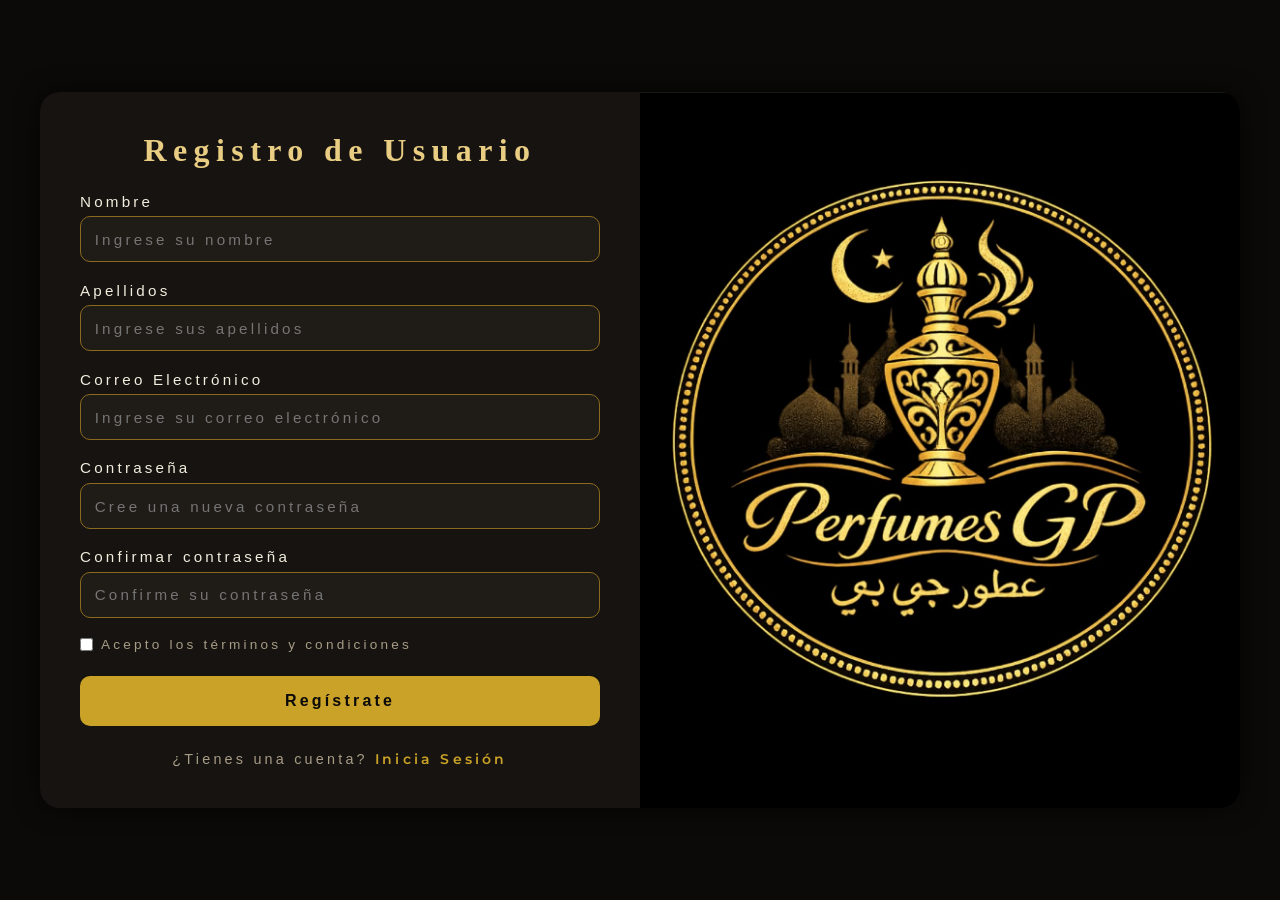
<file: index.html>
<!DOCTYPE html>
<html lang="en">
<head>
    <meta charset="UTF-8">
    <meta name="viewport" content="width=device-width, initial-scale=1.0">
    <link rel="stylesheet" href="css/styleindex.css">
    <link rel="shortcut icon" href="img/logo_perfumes.png" type="image/x-icon">
    <title>Registro Perfumes GP</title>
</head>
<body>
    <main class="main-container xs_12 s_12 m_12 l_12 xl_12">
        <section class="formulario xs_12 s_12 m_12 l_6 xl_6">
            <header class="titulo">
                <h1>Registro de Usuario</h1>
            </header>
                
            <form action="home.html" method="get" class="register">
                <fieldset class="datos">
                    <label for="Nombre">Nombre</label>
                    <input class="itext xs_12 s_12 m_12 l_12 xl_12" id="Nombre" type="text" placeholder="Ingrese su nombre">

                    <label for="apellido">Apellidos</label>
                    <input class="itext xs_12 s_12 m_12 l_12 xl_12" id="apellido" type="text" placeholder="Ingrese sus apellidos">

                    <label for="Gmail">Correo Electrónico</label>
                    <input class="itext xs_12 s_12 m_12 l_12 xl_12" id="Gmail" type="email" placeholder="Ingrese su correo electrónico">

                    <label for="Pass">Contraseña</label>
                    <input class="itext xs_12 s_12 m_12 l_12 xl_12" id="Pass" type="password" placeholder="Cree una nueva contraseña">
                    <label for="confirm">Confirmar contraseña</label>
                    <input class = "itext xs_12 s_12 m_12 l_12" id="confirm" type="password" placeholder="Confirme su contraseña">
                </fieldset>

                <section class="terminos">
                    <input type="checkbox" id="check-term">
                    <label for="check-term" class="textterm">Acepto los términos y condiciones</label>
                </section> 

                <section class="registroB">
                        <input class="boton_registro xs_12 s_12 m_12 l_12 xl_12" type="submit" value="Regístrate">
                </section>
            </form>
                
            <section class="redireccionLogin">
                <p>¿Tienes una cuenta? <a href="login.html">Inicia Sesión</a></p>
            </section>
        </section>

        <article class="image l_6 xl_6">
           
        </article>
    </main>
</body> 
</html>
</file>
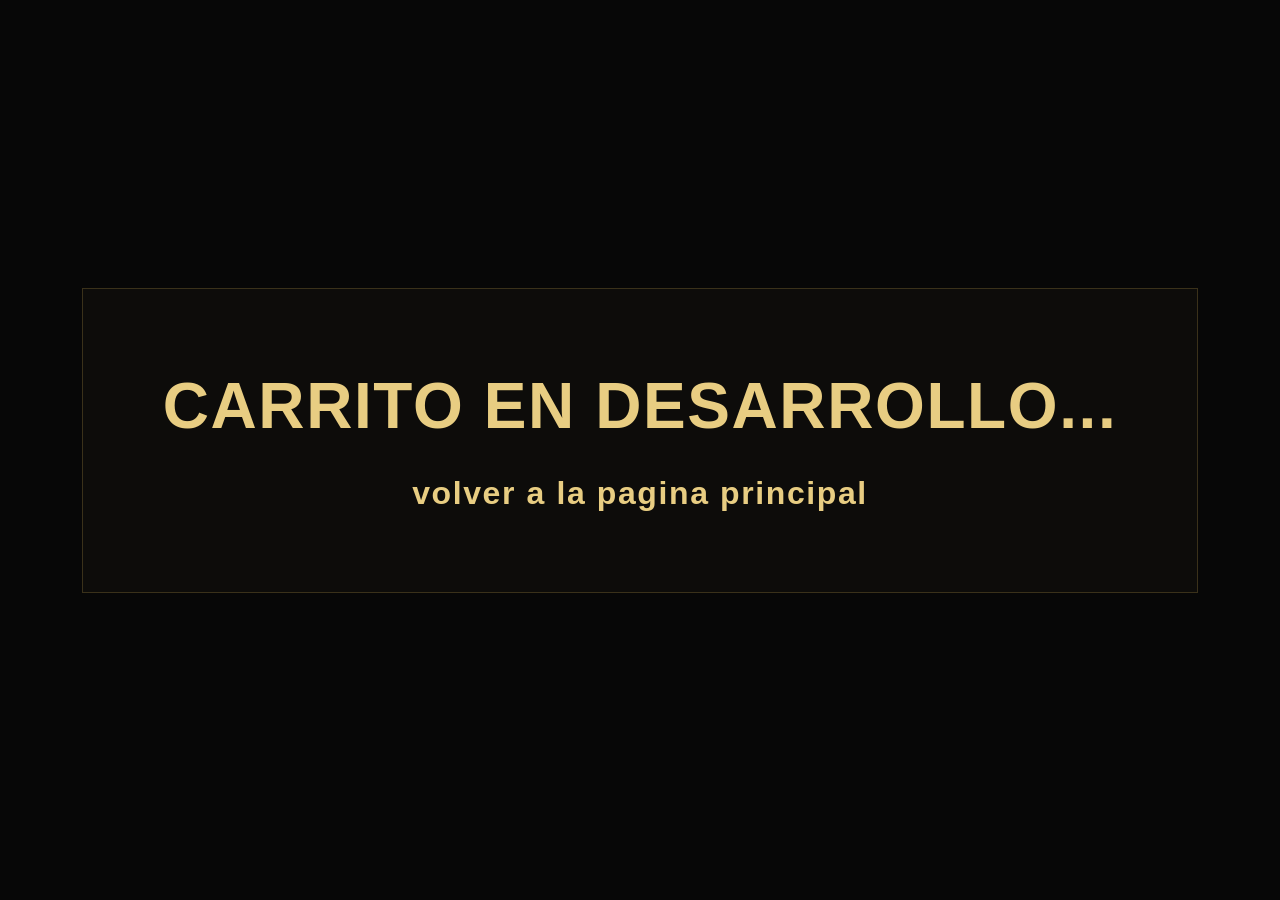
<file: carrito.html>
<!DOCTYPE html>
<html lang="en">
<head>
    <meta charset="UTF-8">
    <meta name="viewport" content="width=device-width, initial-scale=1.0">
    <link rel="stylesheet" href="css/carritostyle.css">
     <link rel="shortcut icon" href="img/logo_perfumes.png" type="image/x-icon">
    <title>Tu carrito</title>
</head>
<body>
    <h1>CARRITO EN DESARROLLO...
         <a href="home.html">volver a la pagina principal</a>
    </h1>
   
</body>
</html>
</file>
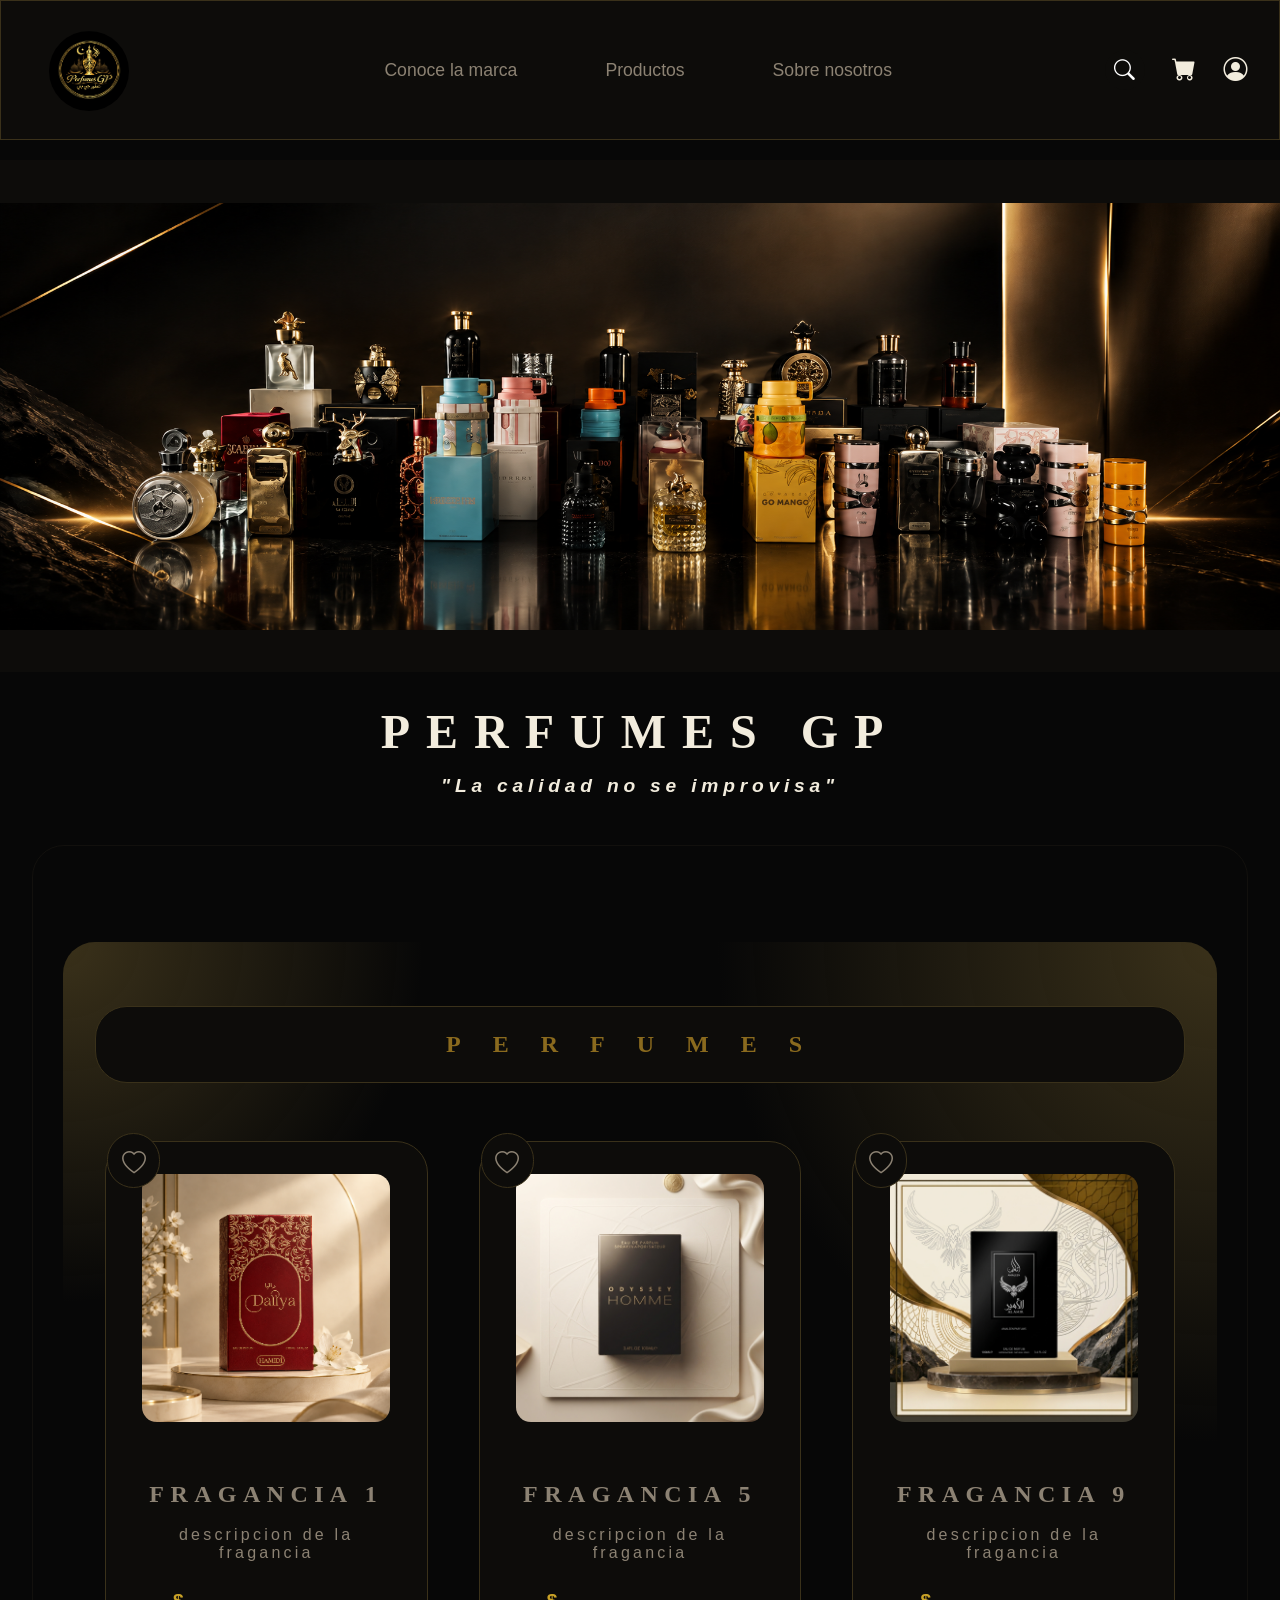
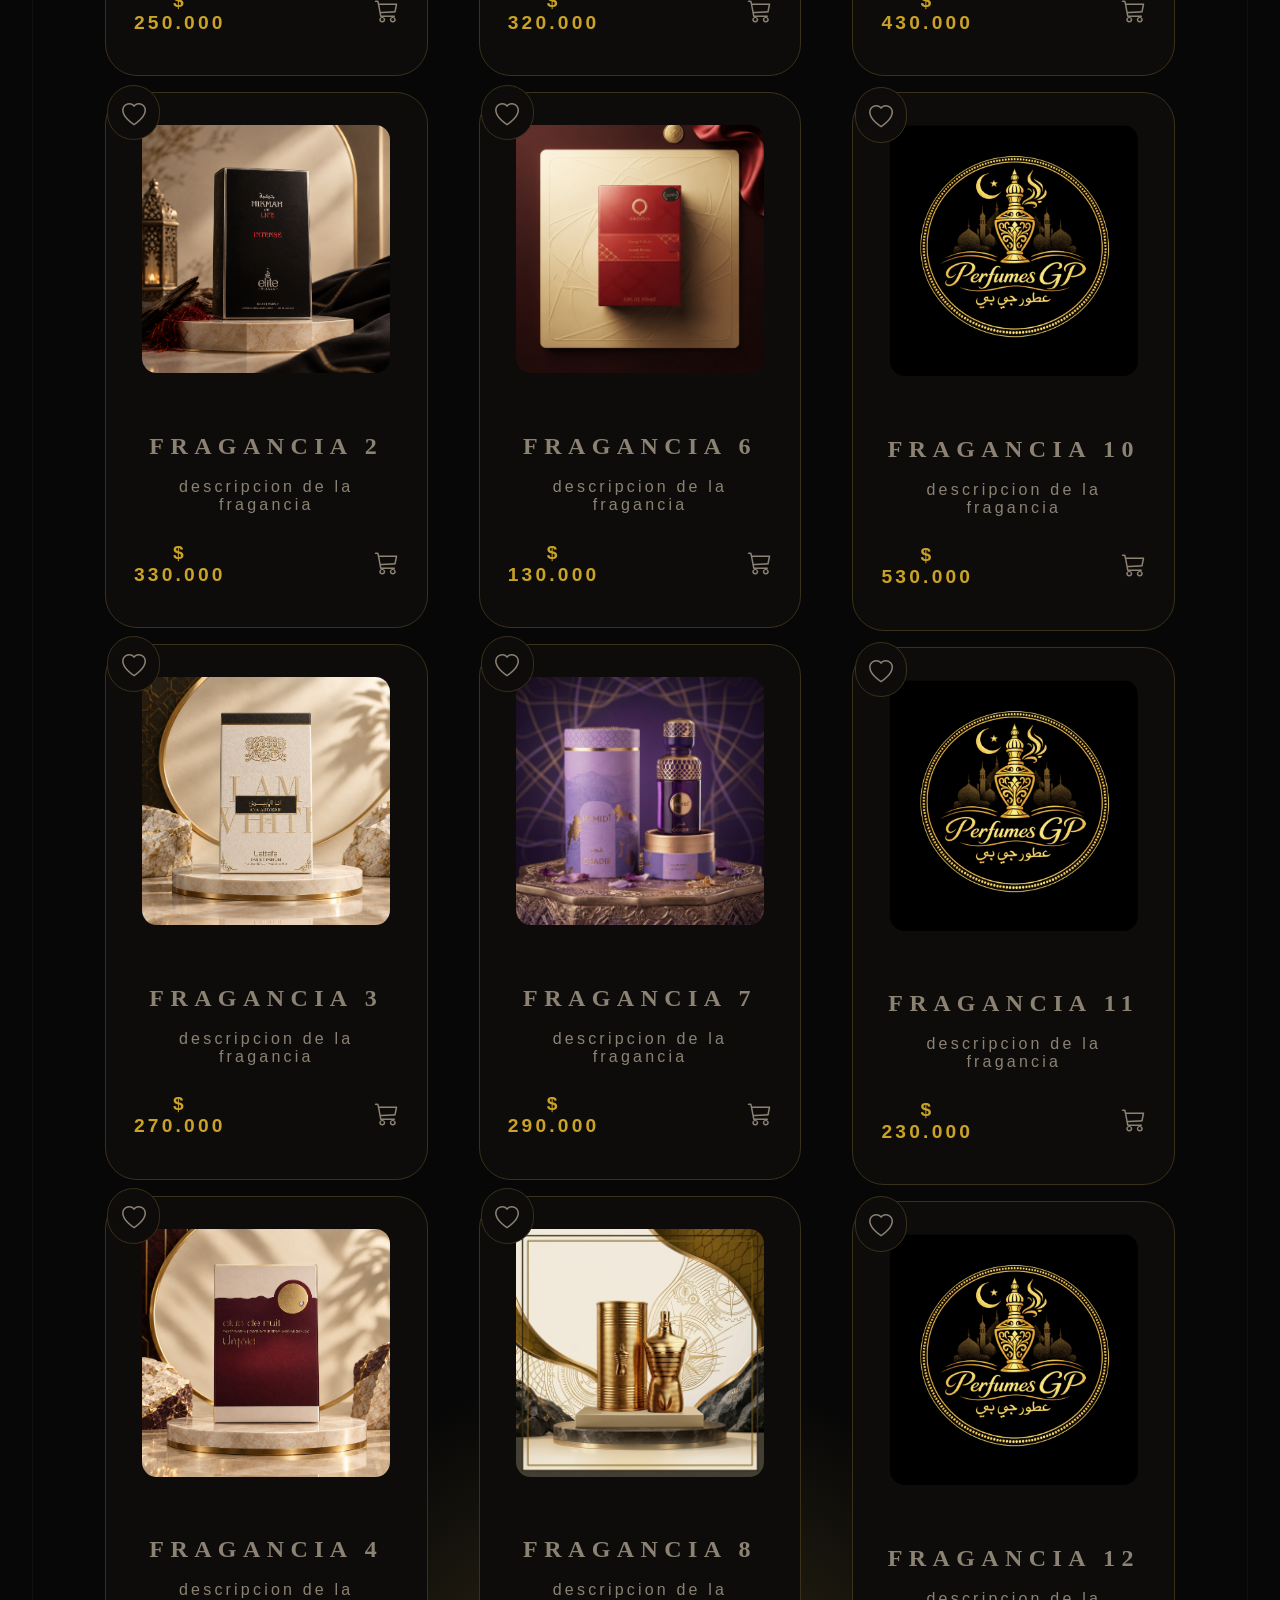
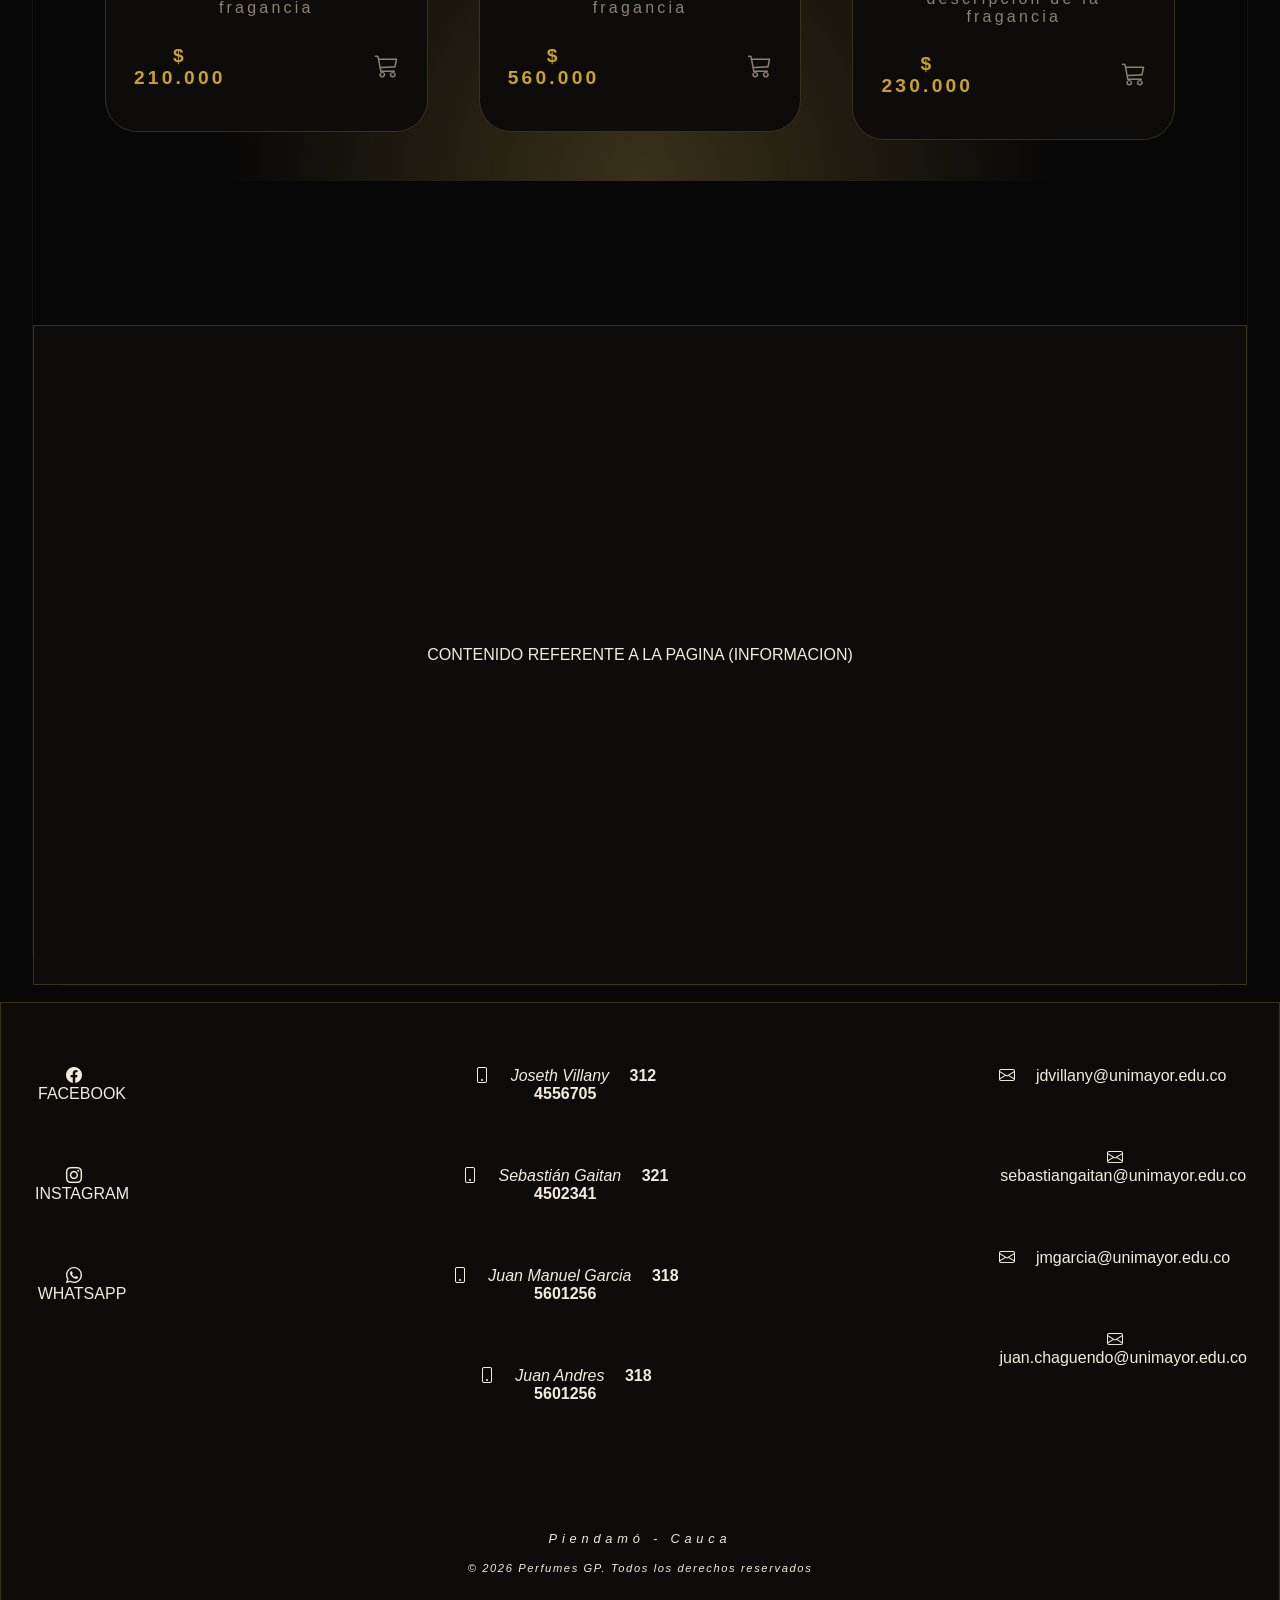
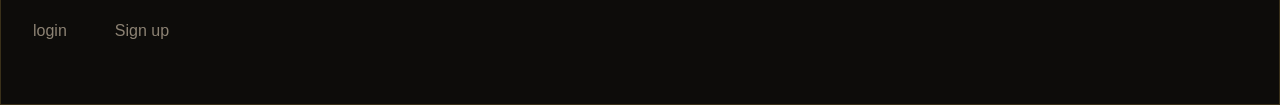
<file: home.html>
<!DOCTYPE html>
<html lang="en">
<head>
    <meta charset="UTF-8">
    <meta name="viewport" content="width=device-width, initial-scale=1.0">
    <link rel="stylesheet" href="css/homestyle.css">
    <link rel="preload" href="img/logo_perfumes2.png" as="image">
    <link rel="stylesheet" href="https://cdnjs.cloudflare.com/ajax/libs/font-awesome/6.4.0/css/all.min.css">
    <link rel="stylesheet" href="https://cdn.jsdelivr.net/npm/bootstrap-icons@1.11.3/font/bootstrap-icons.min.css">
    <link rel="shortcut icon" href="img/logo_perfumes.png" type="image/x-icon">
    <title>PEFUMES GP HOME</title>
</head>
<body>
    <header>    
        <!-- Agrupación semántica para mantener el círculo y el logo juntos a la izquierda -->
        <section class="brand_container">
            <section class="logo">
                <a href="#">
                    <img src="img/logo_perfumes.png" alt="logo marca ">
                </a>
            </section>
            <article class="circulo">
                <!-- ENSAYO CIRCULO GIRANDO -->
                 <!--  -->
            </article>
        </section>

        <nav class="navegacion">
            <ul class="lista_nav">
                <li>
                    <a href="#inf">Conoce la marca</a>
                </li>
                <li>
                    <a href="#tus_perfumes">Productos</a>
                </li>
                <li> 
                    <a href="#contactos">Sobre nosotros</a>
                </li>
            </ul>
        </nav>
        <section class="thirty_section">
            <form class="search-form" role="search">
                <input type="search" class="search-input" placeholder="Encuentra tu perfume..." aria-label="Buscar en el sitio">
                <button type="button" class="search-btn" aria-label="Abrir barra de búsqueda">
                    <i class="bi bi-search"></i>
                </button>
            </form>
            <article class="carrito">
                <a href="carrito.html">
                    <i class="bi bi-cart-fill"></i>
                </a>
            </article>
            <article class="perfil">
                <a href="perfil.html">
                    <i class="bi bi-person-circle"></i>
                </a>
                
            </article>
        </section>      
    </header>
    <section class="fondo">
        <!-- <img src="../img/logo_perfumes2.png" alt=""> -->
            <!-- AQUI VA EL FONDO CON LAS LOCIONES -->
    </section>
    <aside class="tittle">
        <h1>PERFUMES GP</h1>
        <i><h5>"La calidad no se improvisa"</h5></i>
    </aside>
    <section id="tus_perfumes">
        <!-- SECCION IDENTIFICADORA PARA EL ENLACE DE LA PESTAÑA: "PRODUCTOS" -->
    </section>

    
    <main>   
        <section  class="contenido">
            <aside class="categorias">
                <h2>PERFUMES</h2>
            </aside>
            <section class="first_column">
                <article>
                    <img src="img/perfume1.png" alt="">
                     <section class="favoritos">
                        <i class="bi bi-heart"></i>
                    </section>
                    <h2><b></b>FRAGANCIA 1</h2><br>
                    <p>descripcion de la fragancia</p><br>
                    <section class="precio">
                        <p><b>$ 250.000</b></p>
                        <a href="#" class="icono-carrito" aria-label="Carrito de compras">
                             <i class="bi bi-cart3"></i>
                        </a>
                    </section>
                </article>
                <article>
                    <img src="img/perfume2.png" alt="">
                     <section class="favoritos">
                        <i class="bi bi-heart"></i>
                    </section>
                    <h2>FRAGANCIA 2</h2><br>
                    <p>descripcion de la fragancia</p><br>
                    <section class="precio">
                        <p><b>$ 330.000</b></p>
                        <a href="#" class="icono-carrito" aria-label="Carrito de compras">
                             <i class="bi bi-cart3"></i>
                        </a>
                    </section>
                </article>
                <article>
                    <img src="img/perfume3.png" alt="">
                     <section class="favoritos">
                        <i class="bi bi-heart"></i>
                    </section>
                    <h2>FRAGANCIA 3</h2><br>
                    <p>descripcion de la fragancia</p><br>
                    <section class="precio">
                        <p><b>$ 270.000</b></p>
                        <a href="#" class="icono-carrito" aria-label="Carrito de compras">
                             <i class="bi bi-cart3"></i>
                        </a>
                    </section>
                </article>
                <article>
                    <img src="img/perfume4.png" alt="">
                     <section class="favoritos">
                        <i class="bi bi-heart"></i>
                    </section>
                    <h2>FRAGANCIA 4</h2><br>
                    <p>descripcion de la fragancia</p><br>
                    <section class="precio">
                        <p><b>$ 210.000</b></p>
                        <a href="#" class="icono-carrito" aria-label="Carrito de compras">
                             <i class="bi bi-cart3"></i>
                        </a>
                    </section>
                </article>
            </section>

            <section class="second_column">
                <article>
                    <img src="img/perfume5.jpg" alt="">
                     <section class="favoritos">
                        <i class="bi bi-heart"></i>
                    </section>
                    <h2>FRAGANCIA 5</h2><br>
                    <p>descripcion de la fragancia</p><br>
                    <section class="precio">
                        <p><b>$ 320.000</b></p>
                        <a href="#" class="icono-carrito" aria-label="Carrito de compras">
                             <i class="bi bi-cart3"></i>
                        </a>
                    </section>
                </article>

                <article>
                    <img src="img/perfume6.jpg" alt="">
                     <section class="favoritos">
                        <i class="bi bi-heart"></i>
                    </section>
                    <h2>FRAGANCIA 6</h2><br>
                    <p>descripcion de la fragancia</p><br>
                    <section class="precio">
                        <p><b>$ 130.000</b></p>
                        <a href="#" class="icono-carrito" aria-label="Carrito de compras">
                             <i class="bi bi-cart3"></i>
                        </a>
                    </section>
                </article>

                <article>
                    <img src="img/perfume7.png" alt="">
                     <section class="favoritos">
                        <i class="bi bi-heart"></i>
                    </section>
                    <h2>FRAGANCIA 7</h2><br>
                    <p>descripcion de la fragancia</p><br>
                   <section class="precio">
                        <p><b>$ 290.000</b></p>
                        <a href="#" class="icono-carrito" aria-label="Carrito de compras">
                             <i class="bi bi-cart3"></i>
                        </a>
                    </section>
                </article>

                <article>
                    <img src="img/perfume8.png" alt="">
                     <section class="favoritos">
                        <i class="bi bi-heart"></i>
                    </section>
                    <h2>FRAGANCIA 8</h2><br>
                    <p>descripcion de la fragancia</p><br>
                    <section class="precio">
                        <p><b>$ 560.000</b></p>
                        <a href="#" class="icono-carrito" aria-label="Carrito de compras">
                             <i class="bi bi-cart3"></i>
                        </a>
                    </section>
                </article>

            </section>
            <section class="thirty_column">
                <article>
                    <img src="img/perfume9.jpg" alt="">
                     <section class="favoritos">
                        <i class="bi bi-heart"></i>
                    </section>
                    <h2>FRAGANCIA 9</h2><br>
                    <p>descripcion de la fragancia</p><br>
                    <section class="precio">
                        <p><b>$ 430.000</b></p>
                        <a href="#" class="icono-carrito" aria-label="Carrito de compras">
                             <i class="bi bi-cart3"></i>
                        </a>
                    </section>
                </article>
                <article>
                    <img src="img/logo_perfumes.png" alt="">
                     <section class="favoritos">
                        <i class="bi bi-heart"></i>
                    </section>
                    <h2>FRAGANCIA 10</h2><br>
                    <p>descripcion de la fragancia</p><br>
                    <section class="precio">
                        <p><b>$ 530.000</b></p>
                        <a href="#" class="icono-carrito" aria-label="Carrito de compras">
                             <i class="bi bi-cart3"></i>
                        </a>
                    </section>
                </article>
                <article>
                    <img src="img/logo_perfumes.png" alt="">
                    <section class="favoritos">
                        <i class="bi bi-heart"></i>
                    </section>
                    <h2>FRAGANCIA 11</h2><br>
                    <p>descripcion de la fragancia</p><br>
                    <section class="precio">
                        <p><b>$ 230.000</b></p>
                        <a href="#" class="icono-carrito" aria-label="Carrito de compras">
                             <i class="bi bi-cart3"></i>
                        </a>
                    </section>
                </article>
                <article>
                    <img src="img/logo_perfumes.png" alt="">
                     <section class="favoritos">
                        <i class="bi bi-heart"></i>
                    </section>
                    <h2>FRAGANCIA 12</h2><br>
                    <p>descripcion de la fragancia</p><br>
                    <section class="precio">
                        <p><b>$ 230.000</b></p>
                        <a href="#" class="icono-carrito" aria-label="Carrito de compras">
                             <i class="bi bi-cart3"></i>
                        </a>
                    </section>
                </article>
            </section>
        </section>
        <aside id="inf">
            <!-- ARTICULO PARA REFERENCIAR EL ANCOR DE LA PARTE DE NAVEGACION -->
        </aside>
        <section class="info">
            CONTENIDO REFERENTE A LA PAGINA (INFORMACION)
        </section>
    </main>
    <footer id="contactos">
       <section class="main-footer">
            <section class="redes">
                <ul>
                    <li class="red1"><i class="bi bi-facebook"></i> FACEBOOK</li>
                    <li class="red2">
                        <i class="bi bi-instagram"></i>INSTAGRAM</li>
                    <li class="red3"><i class="bi bi-whatsapp"></i> WHATSAPP</li>
                </ul>
            </section>
            <section class="num">
                <ul>
                    <li>
                        <i class="bi bi-phone"></i>
                        <i>Joseth Villany</i> <b>312 4556705</b>  
                    </li>
                    <li>
                        <i class="bi bi-phone"></i>
                        <i>Sebastián Gaitan</i> <b>321 4502341</b>
                    </li>
                    <li>
                        <i class="bi bi-phone"></i>
                        <i>Juan Manuel Garcia</i> <b>318 5601256</b>
                    </li>
                    <li>
                        <i class="bi bi-phone"></i>
                        <i>Juan Andres</i> <b>318 5601256</b>
                    </li>
                </ul>
            </section>
            <section class="direccion">
                <ul>
                    <li>
                       <i class="bi bi-envelope"></i>
                        jdvillany@unimayor.edu.co
                    </li>
                    <li>
                        <i class="bi bi-envelope"></i>
                        sebastiangaitan@unimayor.edu.co
                    </li>
                    <li>
                        <i class="bi bi-envelope"></i>
                        jmgarcia@unimayor.edu.co
                    </li>
                    <li>
                        <i class="bi bi-envelope"></i>
                        juan.chaguendo@unimayor.edu.co
                    </li>
                </ul>
            </section>
       </section>
       <aside class="residencia">
            <p><i>Piendamó - Cauca</i></p>
       </aside>
       <aside class="derechos">
            <p><i>© 2026 Perfumes GP. Todos los derechos reservados</i></p>
       </aside>
       
       <section class="comeback-links">
            <section class="comeback-login">
                <a href="login.html">login</a>
            </section>
            <section class="comeback-sign-up">
                <a href="index.html">Sign up</a>
            </section>
       </section>
    </footer>
    <script src="js/actions.js"></script>
</body>
</html>
</file>
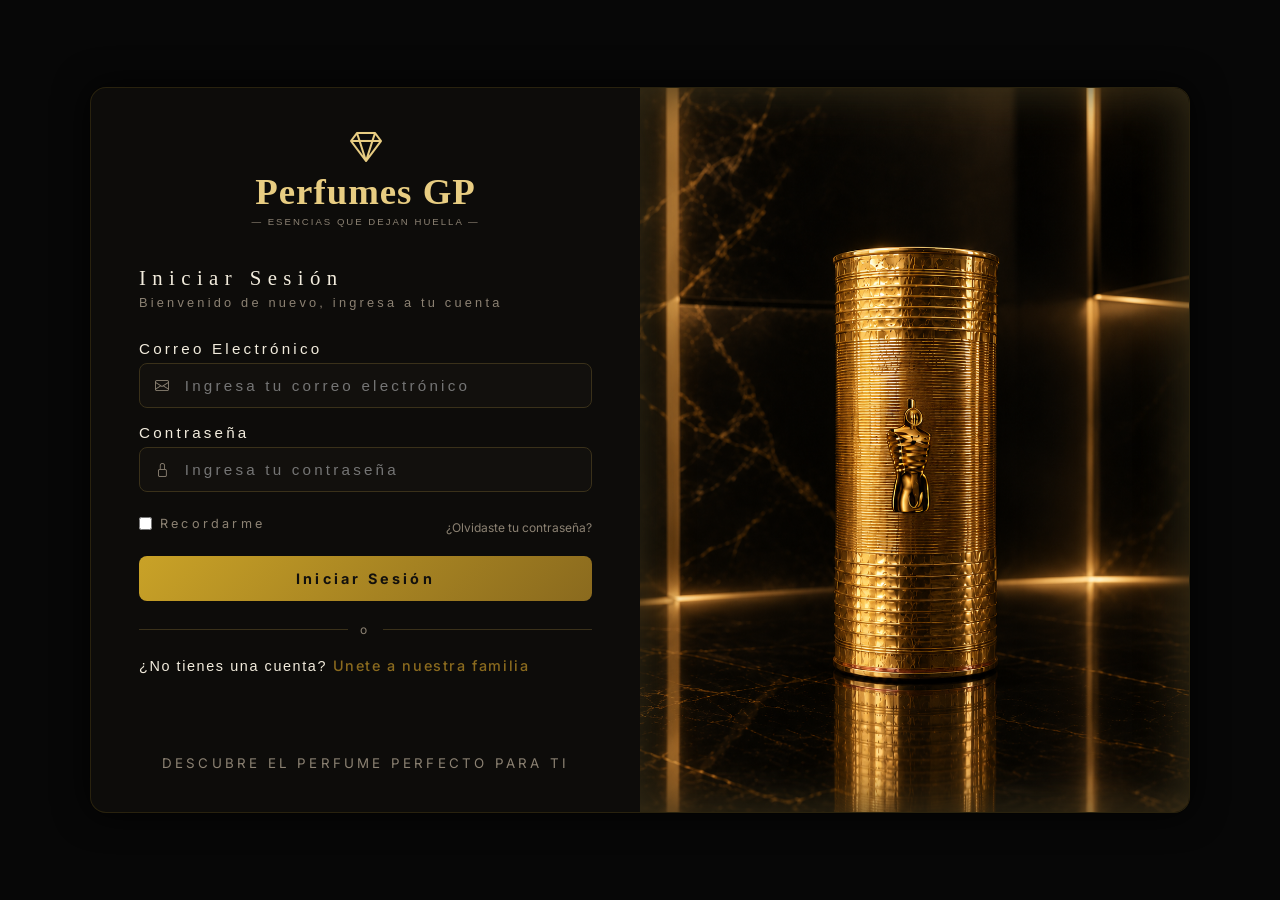
<file: login.html>
<!DOCTYPE html>
<html lang="es">
<head>
    <meta charset="UTF-8">
    <meta name="viewport" content="width=device-width, initial-scale=1.0">
    <!-- CDN de Bootstrap Icons -->
    <link rel="stylesheet" href="https://cdn.jsdelivr.net/npm/bootstrap-icons@1.11.3/font/bootstrap-icons.min.css">
    <link rel="stylesheet" href="css/loginstyle.css">
    <link rel="shortcut icon" href="img/logo_perfumes.png" type="image/x-icon">
    <link rel="preconnect" href="https://fonts.googleapis.com">
    <link rel="preconnect" href="https://fonts.gstatic.com" crossorigin>
    <link href="https://fonts.googleapis.com/css2?family=Cinzel:wght@400;600;700&family=Inter:wght@300;400;500&display=swap" rel="stylesheet">
    <title>Inicio de Sesión - Perfumes GP</title>
</head>
<body>

    <main class="main-container">
        
        <article class="formulario xs_12 m_6 l_6 xl_6">
            
            <header class="logotipo">
                <!-- Icono de corona / gemas -->
                <i class="bi bi-gem logo-icon" aria-hidden="true"></i>
                <h1>Perfumes GP</h1>
                <p class="slogan">— ESENCIAS QUE DEJAN HUELLA —</p>
            </header>

            <section class="header-login">
                <h2>Iniciar Sesión</h2>
                <p>Bienvenido de nuevo, ingresa a tu cuenta</p>
            </section>

            <form action="" class="login-form">
                
                <fieldset class="datos">
                    <legend class="sr-only">Datos de acceso</legend>

                    <p class="field-group">
                        <label for="gmail">Correo Electrónico</label>
                        <label class="input-container">
                            <!-- Icono de sobre/correo -->
                            <i class="bi bi-envelope input-icon" aria-hidden="true"></i>
                            <input class="itext xs_12" id="gmail" name="email" type="email" placeholder="Ingresa tu correo electrónico" required autocomplete="email">
                        </label>
                    </p>

                    <p class="field-group">
                        <label for="pass">Contraseña</label>
                        <label class="input-container">
                            <i class="bi bi-lock input-icon" aria-hidden="true"></i>
                            <input class="itext xs_12" id="pass" name="password" type="password" placeholder="Ingresa tu contraseña" required autocomplete="current-password">
                        </label>
                    </p>
                </fieldset>

                <section class="opciones-login">
                    <label class="recordar">
                        <input type="checkbox" id="check-term" name="remember">
                        <small class="textterm">Recordarme</small>
                    </label>
                    <a href="recuperacion.html" class="olvido-pass"><small>¿Olvidaste tu contraseña?</small></a>
                </section>

                <p class="loginBoton">
                    <a class="boton_inicio xs_12" href="home.html">Iniciar Sesión</a>
                </p>

                <p class="divider" role="separator">
                    <small>o</small>
                </p>

                <section class="redireccionRegistro">
                    <p>¿No tienes una cuenta? <a href="index.html">Unete a nuestra familia</a></p>
                </section>

                <footer>
                    <p class="footer-note"><small>DESCUBRE EL PERFUME PERFECTO PARA TI</small></p>
                </footer>
            </form>

        </article>

        <aside class="imagen-destacada xs_12 m_6 l_6 xl_6" aria-label="Imagen promocional de producto"></aside>

    </main>

</body>
</html>
</file>
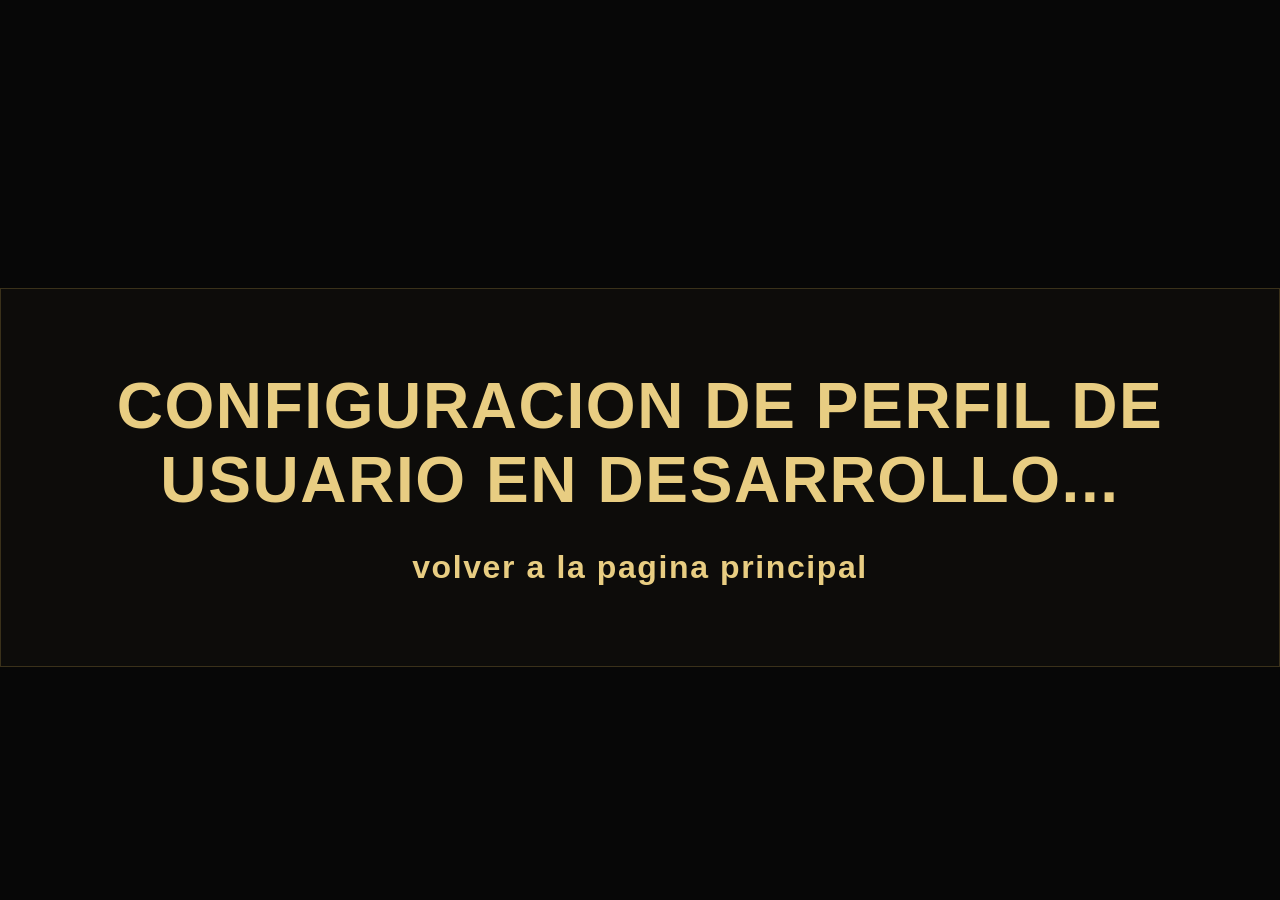
<file: perfil.html>
<!DOCTYPE html>
<html lang="en">
<head>
    <meta charset="UTF-8">
    <meta name="viewport" content="width=device-width, initial-scale=1.0">
    <link rel="stylesheet" href="css/carritostyle.css">
     <link rel="shortcut icon" href="img/logo_perfumes.png" type="image/x-icon">
    <title>profile user</title>
</head>
<body>
    <h1>CONFIGURACION DE PERFIL DE USUARIO EN DESARROLLO...
         <a href="home.html">volver a la pagina principal</a>
    </h1>
   
</body>
</html>
</file>
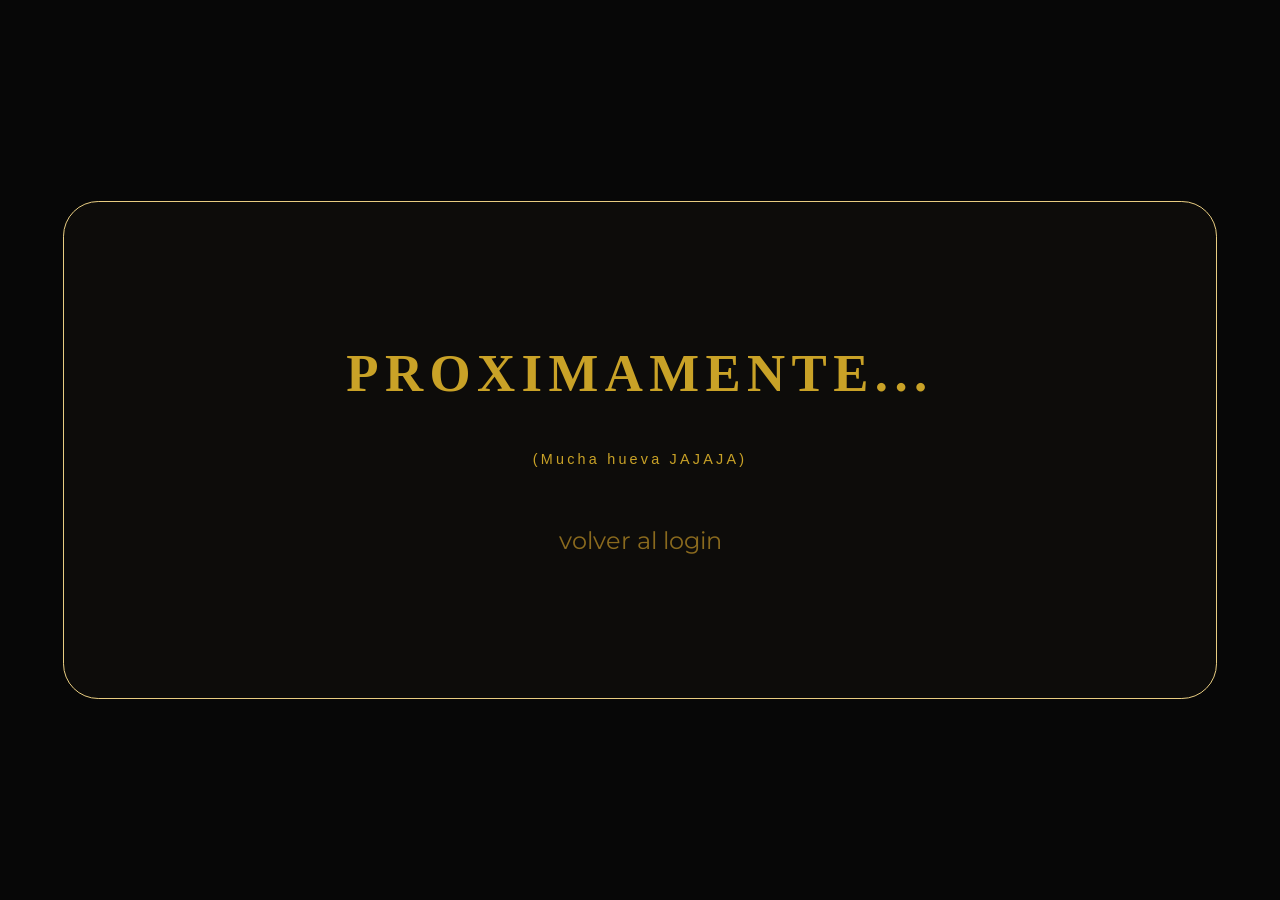
<file: recuperacion.html>
<!DOCTYPE html>
<html lang="en">
<head>
    <meta charset="UTF-8">
    <meta name="viewport" content="width=device-width, initial-scale=1.0">
    <link rel="stylesheet" href="css/recuperacionstyle.css">
    <link rel="shortcut icon" href="img/logo_perfumes.png" type="image/x-icon">
    <title>Document</title>
</head>
<body>
    <article>
        <h1>PROXIMAMENTE...</h1>
        <p>(Mucha hueva JAJAJA)</p>
        <a href="login.html"> volver al login </a>
    </article>
    
</body>
</html>
</file>
<file: css/styleindex.css>
@import url('https://fonts.googleapis.com/css2?family=Montserrat:wght@300;400;600;700;900&family=Open+Sans:wght@300;400;600&display=swap');

:root {
    --bg-primary: #0B0A08;
    --bg-secondary: #161310;
    --gold: #C9A227;
    --gold-light: #E8CD82;
    --gold-deep: #8A6A1E;
    --text-primary: #F2ECDD;
    --text-muted: #A79C86;
    --blanco: #FFFFFF;
}

* {
    margin: 0;
    padding: 0;
    box-sizing: border-box;
    font-family: 'Montserrat', sans-serif;
}

body {
    background-color: var(--bg-primary);
    color: var(--text-primary);
    min-height: 100vh;
    display: flex;
    justify-content: center;
    align-items: center;
}

body h1, h2 {
    font-family: 'Playfair Display', serif;
    letter-spacing: 0.4rem;
}

body h3, h5, p, label, input {
    font-family: 'Plus Jakarta Sans', sans-serif;
    letter-spacing: 0.2rem;
}

.main-container {
    width: 100%;
    max-width: 1200px;
    margin: 0 auto;
    display: flex;
    flex-wrap: wrap;
    background-color: var(--bg-secondary);
    border-radius: 20px;
    overflow: hidden;
    box-shadow: 0 0 25px rgba(0, 0, 0, 0.7);
}

.formulario {
    padding: 2.5em;
    display: flex;
    flex-direction: column;
    justify-content: center;
}

.titulo h1 {
    color: var(--gold-light);
    font-size: 2rem;
    margin-bottom: 1.5rem;
    text-align: center;
}

.datos {
    border: none;
    display: flex;
    flex-direction: column;
}

label {
    display: block;
    font-size: 0.95rem;
    margin-bottom: 0.4rem;
    color: var(--text-primary);
    text-align: left;
}

.itext {
    padding: 0.9em;
    background-color: #1f1b16;
    border: 1px solid var(--gold-deep);
    border-radius: 10px;
    color: var(--text-primary);
    margin-bottom: 1.2rem;
    font-size: 0.95rem;
    outline: none;
    transition: border-color 0.3s;
}

.itext:focus {
    border-color: var(--gold);
    box-shadow: 0 0 8px rgba(201, 162, 39, 0.3);
}

.terminos {
    display: flex;
    align-items: center;
    margin-bottom: 1.5rem;
    gap: 0.5rem;
}

.textterm {
    font-size: 0.85rem;
    color: var(--text-muted);
    margin-bottom: 0;
    cursor: pointer;
}

.registroB {
    width: 100%;
    margin-bottom: 1.5rem;
}

.boton_registro {
    background-color: var(--gold);
    color: var(--bg-primary);
    padding: 1em;
    font-size: 1rem;
    font-weight: 700;
    border-radius: 10px;
    border: none;
    cursor: pointer;
    transition: background-color 0.3s, transform 0.2s;
    width: 100%;
}

.boton_registro:hover {
    background-color: var(--gold-light);
    transform: translateY(-2px);
}

.redireccionLogin {
    text-align: center;
    font-size: 0.9rem;
    color: var(--text-muted);
}

.redireccionLogin a {
    color: var(--gold);
    text-decoration: none;
    font-weight: 600;
}

.redireccionLogin a:hover {
    text-decoration: underline;
}

.image {
    background-image: url("../img/logo_perfumes.png");
    background-position: center;
    background-repeat: no-repeat;
    background-size: cover;
    min-height: 400px;
}

/* Sistema de columnas responsivas básicas */
.xs_12 { width: 100%; }

@media screen and (min-width: 768px) {
    .m_6 { width: 50%; }
    .l_6 { width: 50%; }
    .xl_6 { width: 50%; }
}
</file>
<file: css/carritostyle.css>
:root {
    --bg-primary: #070707;
    --bg-card: #0d0c0a;
    --gold: #c9a227;
    --gold-light: #e8cd82;
    --gold-deep: #8a6a1e;
    --gold-border: #3a311a;
    --text-primary: #f2ecdd;
    --text-muted: #8c8273;
    --input-bg: #12100d;
}

*{
    padding: 0;
    margin: 0;
    font-family: 'Inter', sans-serif;
}
body{
    background-color: var(--bg-primary);
    display: flex;
    flex-direction: column;
    justify-content: center;
    align-items: center;
    text-align: center;
    color: var(--gold-light);

}
body h1{
    margin-top: 18rem;
    background-color: var(--bg-card);
    border: 0.1rem solid var(--gold-border);
    padding: 5rem;
    font-size: 4rem;
    letter-spacing: 0.1rem;
    display: flex;
    flex-direction: column;
}
body a{
    text-decoration: none;
    font-size: 2rem;
    margin-top: 2rem;
    color: var(--gold-light);
    
}

body a:hover{
    color: var(--gold);
}
</file>
<file: css/homestyle.css>
:root {
    --bg-primary: #070707;
    --bg-card: #0d0c0a;
    --gold: #c9a227;
    --gold-light: #e8cd82;
    --gold-deep: #8a6a1e;
    --gold-border: #3a311a;
    --text-primary: #f2ecdd;
    --text-muted: #8c8273;
    --input-bg: #12100d;
    --color-facebook: #1877F2;
    --color-messenger: #0099FF;
    --color-instagram: #E4405F;
    --color-whatsapp: #25D366;
    --color-twitter-x: #000000;
    --color-threads: #000000;
    --color-youtube: #FF0000;
    --color-twitch: #9146FF;
    --color-tiktok: #000000;
    --color-linkedin: #0A66C2;
    --color-github: #181717;
    --color-discord: #5865F2;
    --color-reddit: #FF4500;
    --color-telegram: #2AABEE;
    --color-pinterest: #E60023;
    --color-spotify: #1DB954;
    --color-snapchat: #FFFC00;
    --gradient-instagram: linear-gradient(45deg, #f09433 0%, #e6683c 25%, #dc2743 50%, #cc2366 75%, #bc1888 100%);
    --color-tiktok-cyan: #25F4EE;
    --color-tiktok-magenta: #FE2C55;
}

/* ==========================================
   ESTILOS GENERALES Y RESET
   ========================================== */
html{
    scroll-behavior: smooth;
}
   *{
    margin: 0;
    padding: 0;
    box-sizing: border-box;
    text-align: center;
    font-family: 'Inter', sans-serif;
}
body{
    background-color: var(--bg-primary);
    color: var(--text-primary);
    width: 100%;
    display: flex;
    flex-direction: column;
    align-items: center;
}
body h1, h2 {
    font-family: 'Playfair Display', serif;
    letter-spacing: 0.4rem;
}

body h3, h5, p, label, input {
    font-family: 'Plus Jakarta Sans', sans-serif;
    letter-spacing: 0.2rem;
}

/* ==========================================
   ENCABEZADO (HEADER)
   ========================================== */
header{
    background-color: var(--bg-card);
    padding: 1.5em 2em;
    text-align: center;
    border: 1px solid var(--gold-border);
    width: 100%;
    display: flex;
    justify-content: space-between;
    gap: 1em;
    align-items: center;
    position: fixed;
    top: 0;
    z-index: 1000;
}

/* ==========================================
   CONTENEDOR DEL LOGOTIPO Y CÍRCULO
   ========================================== */
.brand_container {
    display: flex;
    align-items: center;
    justify-content: center;

    /* Controla la distancia exacta entre el círculo y el logo */
    gap: 0; 
}

.logo img{
    border-radius: 50%;
    width: 5em;
    height: 5em;
    margin-left: 1rem;
    margin-top: 0.4rem;
}

/* ==========================================
   NAVEGACIÓN
   ========================================== */
.navegacion{
    display: flex;
    justify-content: space-between;
    position: absolute;
    left: 30%;
}
.lista_nav{
    display: flex;
    justify-content: space-between;
    gap: 5em;
    font-size: 1.1rem;   
}
ul{
    list-style: none;
}
a{
    text-decoration: none;
    color: var(--text-muted);
    transition: transform 0.3s cubic-bezier(0.4, 0, 0.2, 1), box-shadow 0.9s ease;
}
a:hover{
    color: var(--gold-light);
}
li{
    transition: transform 0.3s cubic-bezier(0.4, 0, 0.2, 1), box-shadow 0.9s ease;
}
li:hover{
    transform: scale(1.2);
}

/* ==========================================
   SECCIÓN DERECHA DEL HEADER (BÚSQUEDA Y ACCESOS)
   ========================================== */
.thirty_section{
    display: flex;
    justify-content: center;
    align-items: center;
    gap: 1.7rem;
    padding: 0;
}

.search-form {
  position: relative;
  display: flex;
  align-items: center;
}

.search-input {
  width: 0;
  padding: 0;
  border: none;
  outline: none;
  background-color: var(--bg-card);
  border-radius: 20px;
  font-size: 15px;
  opacity: 0;
  transition: width 0.4s ease, padding 0.4s ease, opacity 0.4s ease;
  color: var(--text-primary);
}

.search-btn {
  width: 2.5rem;
  height: 2.5rem;
  border-radius: 50%;
  background-color: var(--bg-card);
  color: #ffffff;
  border: none;
  cursor: pointer;
  display: flex;
  justify-content: center;
  align-items: center;
  font-size: 1.3em;
  margin: 0;
}

.search-btn:hover {
  background-color: var(--gold-deep);
  border: 0.066rem solid var(--text-primary);
}

.search-form.active .search-input {
  width: 13.75rem;
  padding: 0.5rem 0.9375rem;
  opacity: 1;
  border: 0.066rem solid #ccc;
  margin-right: 0.2rem;
  font-size: 0.9rem;
  letter-spacing: 0;
}
.carrito a{
    transition: transform 0.3s cubic-bezier(0.4, 0, 0.2, 1), box-shadow 0.9s ease;
    font-size: 1.5em;
    color: var(--text-primary);
    display: inline-block;
}
.carrito a:hover{
    color: var(--gold-light);
    transform: scale(1.3);
}
.carrito a:active{
    transform: scale(0.9);
}

.perfil a{
    transition: transform 0.3s cubic-bezier(0.4, 0, 0.2, 1), box-shadow 0.9s ease;
    font-size: 1.5em;
    color: var(--text-primary);
    display: inline-block;
    
}
.perfil a:hover{
    transform: scale(1.3);
    color: var(--gold-light);
}
.perfil a:active{
    transform: scale(0.8);
}

/* ==========================================
   CONTENIDO PRINCIPAL Y HERO (FONDO)
   ========================================== */
main{
    width: 95%;
    text-align: center;
    margin-top: 3rem;
    border: 1px solid var(--input-bg);
    border-radius: 2rem;
    display: flex;
    flex-direction: column;
    align-items: center;
}
.fondo{
    margin-top: 10rem;
    width: 100%;
    background-color: var(--gold-border);
    background-image: url("../img/logo_perfumes2.png"); 
    background-repeat: no-repeat;
    background-size: contain; 
    background-position: center; 
    background-color: var(--bg-card); 
    padding: 16rem 0;
}
/* .fondo{
    width: 99%;
    height: auto;
    transition: transform 0.3s cubic-bezier(0.4, 0, 0.2, 1), box-shadow 0.9s ease;
} */

.tittle{
    margin-top: 2rem;
}
.tittle h1{
    letter-spacing: 1rem;
    font-size: 3rem;
    margin-bottom: 1rem;
}
.tittle h5{
    font-size: 1.2rem;
    letter-spacing: 0.3rem;
}
.info{
    margin-top: 9rem;
    padding:20rem;
    background-color: var(--bg-card);
    border: 0.0625rem solid var(--gold-border);
    width: 100%;
}

/* ==========================================
   mark:CATÁLOGO Y COLUMNAS DE PRODUCTOS
   ========================================== */
.contenido{
    background:
        radial-gradient(
            circle 450px at 0% 0%,
            var(--gold-border),
            transparent 80%
        ),
        radial-gradient(
            circle 500px at 100% 0%,
            var(--gold-border),
            transparent 100%
        ),
        radial-gradient(
            circle 600px at 50% 100%,
            var(--gold-border),
            transparent 70%
        ),
        var(--bg-primary);
        width: 95%;
        padding: 2rem;
        display: flex;
        justify-content: center;
        flex-wrap: wrap;
        gap: 2rem;
        margin-top: 6rem;
        border-radius: 2rem; 
}
.categorias{
    background-color: var(--bg-card);
    border: 0.03rem solid var(--gold-border);
    padding: 1.5rem 3rem;
    margin-right: 0;
    margin-top: 2rem;
    text-align: center; 
    border-radius: 2rem;
    display: flex;
    flex-direction: column; 
    align-items: center; 
    justify-content: center;    
    width: 100%;
    color: var(--gold-deep);
}
.categorias h2{
    letter-spacing: 2rem;
    font-size: 1.5rem;
}
.contenido section{
    padding: 0.6rem;
    border-radius: 2rem;
}
.contenido img{
    width: 15.5rem;
    max-width: 100%;
    height: auto;
    cursor: pointer;
    border-radius: 6%;
    transition: transform 0.3s cubic-bezier(0.4, 0, 0.2, 1), box-shadow 0.9s ease;
}

.contenido img:hover{
    transform: scale(1.14);
    border: 0.125rem solid var(--gold-light);
    border-radius: 6%;
}
.contenido img:active {
    transform: scale(1);
}
.contenido article{
    border: 0.03rem solid var(--gold-border);
}
.contenido article b{
    color: var(--gold);
    font-size: 1.2rem;
}
.precio{
    display: flex;
    justify-content: center;
    align-items: center;
    gap: 9.3rem;
    
}
.precio i{
    font-size: 1.5rem;
    position: relative;
    transition: transform 0.3s cubic-bezier(0.4, 0, 0.2, 1), box-shadow 0.3s ease;
}
.precio a:hover{
    color: var(--gold);
    transform: scale(1.4);
}


.precio a:active {
    transform: scale(0.98);
}
.favoritos{
    display: flex;
    justify-content: left;
    margin: 0;
    position: relative;
    top: -18.3rem;
    left: -12%;
    background-color: var(--bg-card);
    border: 0.0625rem solid var(--gold-border);
    width: 3.3rem;
    align-items: center;
    text-align: center;
    display: flex;
    flex-direction: column;
    justify-content: center;
    border-radius: 50%;
    font-size: 1.5rem;
    transition: transform 0.3s cubic-bezier(0.4, 0, 0.2, 1), box-shadow 0.3s ease;
}
.favoritos:hover{
    background-color: var(--gold);
    color: var(--text-primary);
    transform: scale(1.3);
}
.favoritos:active {
    transform: scale(0.98);
}

.favoritos i{
    margin-top: 0.4rem;
}

.first_column, .second_column, .thirty_column {
    flex: 1;
    min-width: 250px;
}

.first_column article, .second_column article, .thirty_column article{
    background-color: var(--bg-card);
    margin-top: 1rem;
    width: 100%;
    color: var(--text-muted);
    padding: 2rem;
    border-radius: 2rem;
}

/* ==========================================
   PIE DE PÁGINA (FOOTER) Y EFECTO CÍRCULO
   ========================================== */
footer{
    background-color: var(--bg-card);
    padding: 4em 2em;
    width: 100%;
    border: 1px solid var(--gold-border);
    margin-top: 1em;
    
}
footer aside{
    display: flex;
    justify-content: center;
}
.main-footer{
    display: flex;
    justify-content: center;
    gap: 20rem;
}
.main-footer ul{
    display: flex;
    flex-direction: column;
    gap: 4rem;
}
.main-footer li{
    cursor: pointer;
}
.main-footer .red1:hover{
    color: var(--color-facebook);
}
.main-footer .red2:hover{
    color: var(--color-instagram);
}
.main-footer .red3:hover{
    color: var(--color-whatsapp);
}
.main-footer .redes i, .main-footer .num i, .main-footer .direccion i{
    margin-right: 1rem;
}
.main-footer .direccion ul{
    display: flex;
    flex-direction: column;
    align-items: flex-start;
}
.main-footer .num ul{
    display: flex;
    flex-direction: column;
    align-items: flex-start;
}
.residencia p{
    margin-top: 8rem;
    font-size: 0.8rem;
    letter-spacing: 0.3rem;

}
.derechos p{
    margin-top: 1rem;
    font-size: 0.7rem;
    letter-spacing: 0.1rem;
}
.comeback-links{
    display: flex;
    gap: 3rem;
    margin-top: 3rem;
}
.comeback-login a{
    color: var(--text-muted);
    font-size: 1rem;
    transition: transform 0.3s cubic-bezier(0.4, 0, 0.2, 1), box-shadow 0.3s ease;
}
.comeback-login a:hover{
    color: var(--gold);
    transform: scale(5);
}

.comeback-sign-up a{
    border: none;
    transition: transform 0.3s cubic-bezier(0.4, 0, 0.2, 1), box-shadow 0.9s ease;

}
.comeback-sign-up a:hover{
    color: var(--gold);
    transform: scale(3);
}

/* .circulo{
    position: relative;
    border-radius: 50%;
    width: 8rem;
    height: 8rem;
    left: -6.5rem;
    top: 0;
    border-top: 7px solid var(--gold);
    animation: spin 3s infinite linear;
    flex-shrink: 0;
}

.circulo:before{
    position: absolute;
    content: "";
    border-radius: 50%;
    left: 6px;
    top: 6px;
    right: 6px;
    bottom: 6px;
    border-top: 7px solid var(--gold-light);
    animation: spin 3s infinite linear;
}

.circulo:after{
    position: absolute;
    content: "";
    border-radius: 50%;
    top: 12px;
    left: 12px;
    right: 12px;
    bottom: 12px;
    border-top: 7px solid var(--gold-deep);
    animation: spin 3s infinite linear;
}

@keyframes spin {
    0% {
        transform: rotate(0deg);
    }
    100%{
        transform: rotate(360deg);
    }
} */

/* ==========================================
   MEDIA QUERIES (ADAPTABILIDAD RESPONSIVE)
   ========================================== */
@media (max-width: 720px) {
    header {
        flex-direction: column;
        gap: 1em;
        position: fixed;
    }
    .fondo {
        margin-top: 2rem;
        background-image: url("../img/fondo_responsive.png");
    }
    .lista_nav {
        flex-wrap: wrap;
        justify-content: center;
        gap: 1rem;
    }
    .main-footer{
    display: flex;
    justify-content: space-between;
}
}

@media (min-width: 400px) and (max-width: 1000px) {
    .tittle h1 {
        letter-spacing: 0.3rem;
        font-size: 1.8rem;
    }
    .fondo{
        background-image: url(../img/fondo_responsive.png);
    }
    .contenido {
        flex-direction: column;
        align-items: center;
    }
    .thirty_section {
        flex-wrap: wrap;
        justify-content: center;
    }
    .main-footer{
    display: flex;
    justify-content: space-between;
}
}
@media (min-width: 100px) and (max-width: 500px){
    header{
        position: fixed;
    }
    .fondo{
        background-image: url("../img/fondo2.png");
    }
    .main-footer{
    display: flex;
    flex-direction: column;
    justify-content: space-between;
    border: 0.0626rem solid red;
    gap: 3rem;
}
}
</file>
<file: css/loginstyle.css>
@import url('https://fonts.googleapis.com/css2?family=Montserrat:wght@300;400;500;600;700&display=swap');

:root {
    --bg-primary: #070707;
    --bg-card: #0d0c0a;
    --gold: #c9a227;
    --gold-light: #e8cd82;
    --gold-deep: #8a6a1e;
    --gold-border: #3a311a;
    --text-primary: #f2ecdd;
    --text-muted: #8c8273;
    --input-bg: #12100d;
}

/* Accesibilidad lectores de pantalla */
.sr-only {
    position: absolute;
    width: 0.0625rem;
    height: 0.0625rem;
    padding: 0;
    margin: -1px;
    overflow: hidden;
    clip: rect(0, 0, 0, 0);
    white-space: nowrap;
    border: 0;
}

* {
    margin: 0;
    padding: 0;
    box-sizing: border-box;
    font-family: 'Inter', sans-serif;
}

body {
    background-color: var(--bg-primary);
    color: var(--text-primary);
    min-height: 100vh;
    display: flex;
    justify-content: center;
    align-items: center;
    padding: 1rem;
}
body h1, h2 {
    font-family: 'Playfair Display', serif;
    letter-spacing: 0.4rem;
}

body h3, h5, p, label, input {
    font-family: 'Plus Jakarta Sans', sans-serif;
    letter-spacing: 0.2rem;
}

/* Layout Principal */
.main-container {
    width: 100%;
    max-width: 1100px;
    display: flex;
    flex-direction: column; /* Móvil primero: Apilado vertical */
    background-color: var(--bg-card);
    border-radius: 16px;
    overflow: hidden;
    border: 0.0625rem solid rgba(201, 162, 39, 0.15);
    box-shadow: 0 0 35px rgba(0, 0, 0, 0.9);
}

/* Formulario */
.formulario {
    padding: 2rem 1.5rem;
    display: flex;
    flex-direction: column;
    justify-content: center;
    width: 100%;
}

/* Logotipo */
.logotipo {
    text-align: center;
    margin-bottom: 1.5rem;
}

.logo-icon {
    font-size: 2rem;
    color: var(--gold-light);
    margin-bottom: 0.2rem;
    display: block;
}

.logotipo h1 {
    font-size: 2.3rem;
    font-weight: 600;
    color: var(--gold-light);
    letter-spacing: 0.0625rem;
}

.slogan {
    font-size: 0.6rem;
    color: var(--text-muted);
    letter-spacing: 0.125rem;
    margin-top: 0.2rem;
}

/* Header Login */
.header-login {
    margin-bottom: 1.2rem;
    margin-top: 0.9rem;
}

.header-login h2 {
    font-size: 1.3rem;
    font-weight: 500;
    color: var(--text-primary);
    margin-bottom: 0.3rem;
}

.header-login p {
    font-size: 0.8rem;
    color: var(--text-muted);
    
}

/* Campos de formulario */
.datos {
    border: none;
    margin-bottom: 0.5rem;
    margin-top: 0.7em;
}

.field-group {
    margin-bottom: 1rem;
}

label {
    display: block;
    font-size: 0.95rem;
    margin-bottom: 0.4rem;
    color: var(--text-primary);
}

.input-container {
    position: relative;
    display: block;
  
}

.input-icon {
    position: absolute;
    left: 1rem;
    top: 50%;
    transform: translateY(-50%);
    color: var(--text-muted);
    font-size: 0.9rem;
}

.itext {
    width: 100%;
    padding: 0.8rem 1rem 0.8rem 2.8rem;
    background-color: var(--input-bg);
    border: 0.0625rem solid var(--gold-border);
    border-radius: 0.5rem;
    color: var(--text-primary);
    font-size: 0.95rem;
    outline: none;
    transition: all 0.3s ease;
}

.itext:focus {
    border-color: var(--gold);
    box-shadow: 0 0 0.625rem rgba(201, 162, 39, 0.2);
}

/* Opciones Complementarias */
.opciones-login {
    display: flex;
    justify-content: space-between;
    align-items: center;
    flex-wrap: wrap;
    gap: 0.5rem;
    margin-bottom: 1.2rem;
    font-size: 0.8rem;
}

.recordar {
    display: flex;
    align-items: center;
    gap: 0.5rem;
    cursor: pointer;
}

.textterm {
    color: var(--text-muted);
}

.olvido-pass {
    color: var(--text-muted);
    text-decoration: none;
    transition: color 0.3s;
    font-size: 0.9rem;
}

.olvido-pass:hover {
    color: var(--gold-light);
}
.loginBoton{
    display: flex;
    flex-direction: column;
    align-items: center;
    justify-content: center;
}

.boton_inicio {
    width: 100%;
    background: linear-gradient(135deg, #c9a227 0%, #8a6a1e 100%);
    color: #000000;
    padding: 0.85rem;
    font-size: 0.9rem;
    font-weight: 700;
    border-radius: 0.5rem;
    border: none;
    cursor: pointer;
    transition: all 0.3s ease;
    padding-left: 3rem;
    padding-right: 3rem;
    text-decoration: none;
    color: var(--input-bg);
    text-align: center;
    transition: transform 0.3s cubic-bezier(0.4, 0, 0.2, 1), box-shadow 0.3s ease;
}

.boton_inicio:hover {
    background: linear-gradient(135deg, #e8cd82 0%, #c9a227 100%);
    color: var(--text-primary);
    box-shadow: 0 0 15px rgba(201, 162, 39, 0.3);
    transform: scale(1.03);
}
.boton_inicio:active {
    transform: scale(0.98);
}

.divider {
    text-align: center;
    margin: 1.2rem 0;
    position: relative;
}

.divider::before {
    content: '';
    position: absolute;
    top: 50%;
    left: 0;
    width: 100%;
    height: 1px;
    background-color: var(--gold-border);
    z-index: 1;
}

.divider small {
    position: relative;
    z-index: 2;
    background-color: var(--bg-card);
    padding: 0 0.8rem;
    color: var(--text-muted);
    font-size: 0.75rem;
}

.redireccionRegistro p{
    letter-spacing: 0.1rem;
    font-size: 0.9rem;
}
.redireccionRegistro a {
    color: var(--gold-deep);
    text-decoration: none;
    font-weight: 500;
    letter-spacing: 0.1rem;
}

.redireccionRegistro a:hover {
    border-color: var(--gold);
    color: var(--gold);
}

.footer-note {
    text-align: center;
    font-size: 0.9  rem;
    color: var(--text-muted);
    letter-spacing: 0.2rem;
    margin-top: 5rem;
}


.imagen-destacada {
    display: none;
    
}


/* Pantallas medianas y grandes (tablets y PC) */
@media screen and (min-width: 48rem) {
    .main-container {
        flex-direction: row;
    }

    .formulario {
        width: 50%;
        padding: 2.5rem 3rem;
    }

    .imagen-destacada {
        display: block; /* Muestra la imagen únicamente en pantallas grandes */
        width: 50%;
        min-height: auto;
        background-image: url("../img/locion.png");
        background-position: center;
        background-repeat: no-repeat;
        background-size: cover;
        box-shadow: inset 0 0 3rem var(--gold-border);
    }
}
</file>
<file: css/recuperacionstyle.css>
@import url('https://fonts.googleapis.com/css2?family=Montserrat:wght@300;400;500;600;700&display=swap');

:root {
    --bg-primary: #070707;
    --bg-card: #0d0c0a;
    --gold: #c9a227;
    --gold-light: #e8cd82;
    --gold-deep: #8a6a1e;
    --gold-border: #3a311a;
    --text-primary: #f2ecdd;
    --text-muted: #8c8273;
    --input-bg: #12100d;
}
*{
    margin: 0;
    padding: 0;
    font-family: 'Montserrat', sans-serif;
}
body{
    background-color: var(--bg-primary);
    color: var(--gold);
    display: flex;
    justify-content: center; 
    align-items: center;
    text-align: center;    
    min-height: 100vh;    
    margin: 0;

}
body h1, h2 {
    font-family: 'Playfair Display', serif;
    letter-spacing: 0.4rem;
}

body h3, h5, p, label, input {
    font-family: 'Plus Jakarta Sans', sans-serif;
    letter-spacing: 0.2rem;
}

article{
    background-color: var(--bg-card);
    padding: 4rem;
    padding-bottom: 4em;
    padding-top: 4em;
    width: 80%;
    font-size: 2.2rem;
    border-radius:  1em;
    border: 0.1px solid var(--gold-light);
}
article h1{
    margin-bottom: 3rem;
}
article p{
    margin-bottom: 3rem;
    font-size: 0.9rem;
}
article a{
    text-decoration: none;
    color: var(--gold-deep);
    font-size: 1.5rem;
}
article a:hover{
    color: wheat;
}
</file>
